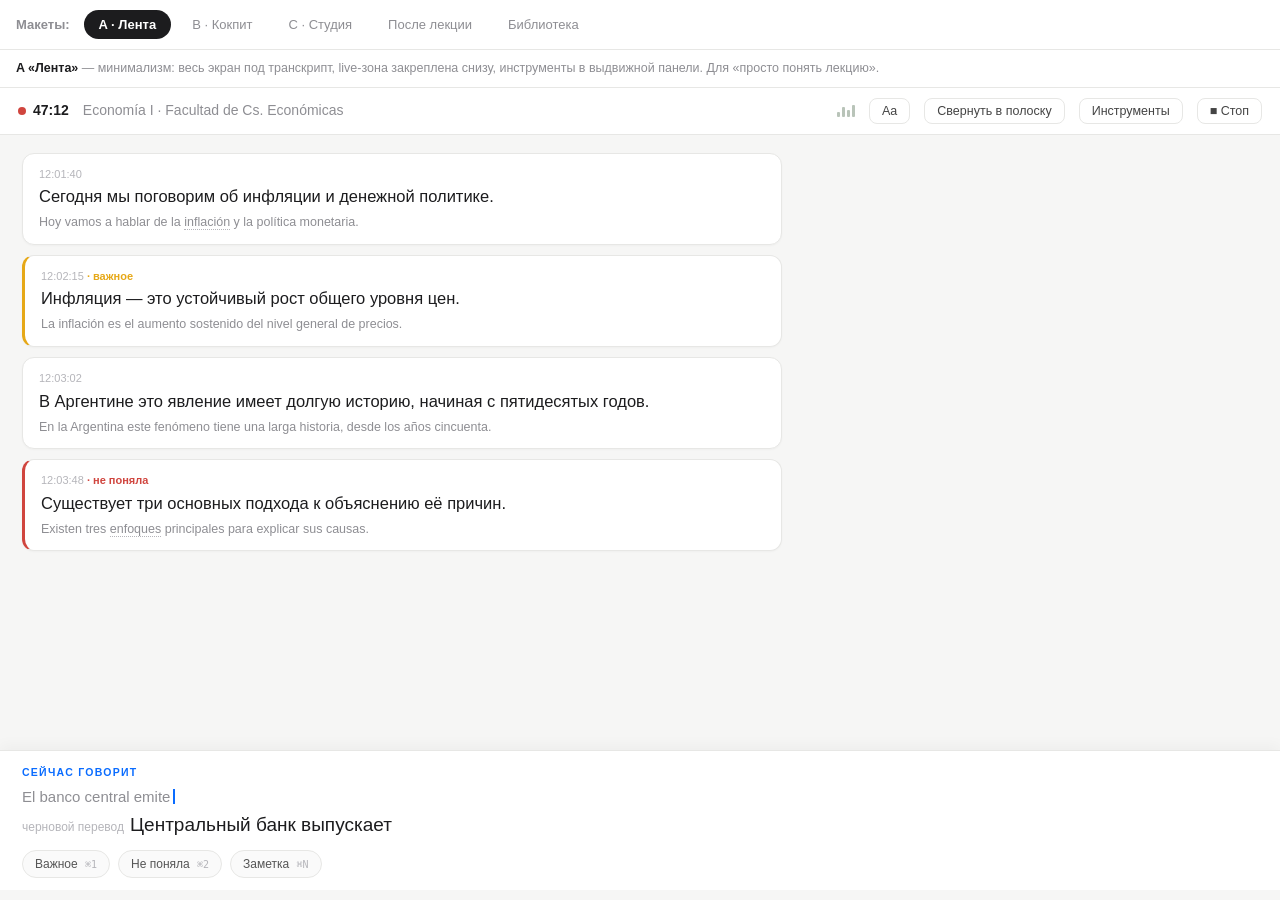
<file: design/mockups.html>
<!doctype html>
<html lang="ru"><head><meta charset="utf-8">
<meta name="viewport" content="width=device-width, initial-scale=1">
<title>Lecture Copilot — макеты интерфейса</title>
<style>
:root{
  --bg:#f6f6f5; --panel:#ffffff; --panel2:#fafafa; --line:#e7e7e5;
  --txt:#1c1c1e; --dim:#8e8e93; --dimmer:#b5b5ba;
  --acc:#0a6cff; --accsoft:#eef4ff;
  --star:#e6a817; --red:#d0453e; --es:#8e8e93;
}
*{box-sizing:border-box; margin:0}
body{background:var(--bg); color:var(--txt);
  font:14px/1.5 -apple-system,"SF Pro Text","Segoe UI",sans-serif;
  -webkit-font-smoothing:antialiased}
/* ── переключатель вариантов ─────────────────────────── */
.switcher{position:sticky; top:0; z-index:50; display:flex; gap:6px;
  padding:10px 16px; background:#ffffffee; backdrop-filter:blur(10px);
  border-bottom:1px solid var(--line); align-items:center; flex-wrap:wrap}
.switcher b{margin-right:8px; font-size:13px; color:var(--dim); font-weight:600}
.sw{padding:6px 14px; border-radius:18px; border:1px solid transparent;
  background:transparent; color:var(--dim); cursor:pointer; font-size:13px}
.sw:hover{color:var(--txt)}
.sw.on{background:var(--txt); color:#fff; font-weight:600}
.variant{display:none}
.variant.on{display:block}
.note{padding:9px 16px; color:var(--dim); font-size:12.5px; background:#fff;
  border-bottom:1px solid var(--line)}
.note b{color:var(--txt)}
/* ── общие блоки ─────────────────────────────────────── */
.frame{height:calc(100vh - 98px); display:flex; flex-direction:column;
  overflow:hidden; background:var(--bg)}
.hdr{display:flex; align-items:center; gap:14px; padding:10px 18px;
  background:var(--panel); border-bottom:1px solid var(--line); flex:none}
.rec{display:flex; align-items:center; gap:7px; font-variant-numeric:tabular-nums;
  font-weight:600; font-size:14px}
.dot{width:8px; height:8px; border-radius:50%; background:var(--red);
  animation:blink 1.6s infinite}
@keyframes blink{50%{opacity:.3}}
.course{color:var(--dim)}
.lvl{display:flex; gap:2px; align-items:flex-end; height:13px; margin-left:auto}
.lvl i{width:3px; background:#b9c4b9; border-radius:1px; animation:eq .7s infinite alternate}
.lvl i:nth-child(1){height:5px}.lvl i:nth-child(2){height:10px; animation-delay:.15s}
.lvl i:nth-child(3){height:7px; animation-delay:.3s}.lvl i:nth-child(4){height:12px; animation-delay:.1s}
@keyframes eq{to{transform:scaleY(.4)}}
.hbtn{border:1px solid var(--line); background:var(--panel); color:#444;
  border-radius:8px; padding:5px 12px; font-size:12.5px; cursor:pointer}
.hbtn:hover{background:var(--panel2)}
.feed{flex:1; overflow-y:auto; padding:18px 22px; scroll-behavior:smooth}
.card{margin:0 0 10px; padding:12px 16px; background:var(--panel);
  border:1px solid var(--line); border-radius:12px; max-width:760px;
  box-shadow:0 1px 2px rgba(0,0,0,.03)}
.card .t{font-size:11px; color:var(--dimmer); margin-bottom:3px;
  font-variant-numeric:tabular-nums}
.card .ru{font-size:16.5px; line-height:1.45}
.card .es{font-size:12.5px; color:var(--es); margin-top:4px}
.card.star{border-left:3px solid var(--star)}
.card.star .t::after{content:" · важное"; color:var(--star); font-weight:600}
.card.q{border-left:3px solid var(--red)}
.card.q .t::after{content:" · не поняла"; color:var(--red); font-weight:600}
.card.catchup{background:var(--accsoft); border-color:#d8e5fb}
.card.catchup .t{color:var(--acc); font-weight:600}
.card.catchup .ru{font-size:13.5px; color:#3a4a63}
.es-w{cursor:pointer; border-bottom:1px dotted var(--dimmer)}
.es-w:hover{color:var(--txt)}
/* live-зона */
.live{flex:none; border-top:1px solid var(--line); background:var(--panel);
  padding:14px 22px 12px; box-shadow:0 -4px 14px rgba(0,0,0,.04)}
.live .lbl{font-size:10.5px; letter-spacing:.12em; color:var(--acc); font-weight:700}
.p-es{font-size:15px; color:var(--dim); min-height:23px; margin-top:5px}
.p-es .caret{display:inline-block; width:2px; height:15px; background:var(--acc);
  vertical-align:-2px; margin-left:3px; animation:blink 1s infinite}
.p-ru{font-size:19px; min-height:29px; margin-top:2px; font-weight:500}
.p-ru .rough{color:var(--dimmer); font-weight:400; font-size:12px; margin-right:6px}
.chips{display:flex; gap:8px; margin-top:10px}
.chip{border:1px solid var(--line); background:var(--panel2); color:#555;
  padding:4px 12px; border-radius:15px; font-size:12px; cursor:pointer}
.chip:hover{border-color:var(--dimmer)}
.chip kbd{font-size:10px; color:var(--dimmer); margin-left:4px}
/* правые панели */
.side{display:flex; flex-direction:column; border-left:1px solid var(--line);
  background:var(--panel); overflow:hidden}
.side h3{font-size:11px; letter-spacing:.1em; color:var(--dim); padding:12px 14px 8px}
.notes{flex:1; margin:0 12px 12px; background:var(--panel2);
  border:1px solid var(--line); border-radius:10px; padding:12px;
  font-size:13.5px; color:#3a3a3c; overflow-y:auto; white-space:pre-wrap}
.tabs{display:flex; border-top:1px solid var(--line); flex:none; background:var(--panel)}
.tab{flex:1; text-align:center; padding:9px 0; font-size:12.5px; color:var(--dim);
  cursor:pointer; border-bottom:2px solid transparent}
.tab.on{color:var(--txt); border-bottom-color:var(--txt); font-weight:600}
.toolbody{padding:12px 14px; flex:none; background:var(--panel2); min-height:130px}
.inp{width:100%; background:var(--panel); border:1px solid var(--line); color:var(--txt);
  border-radius:9px; padding:8px 11px; font-size:13px; outline:none}
.inp:focus{border-color:var(--acc)}
.result{margin-top:9px; padding:9px 11px; background:var(--panel); border-radius:9px;
  font-size:13.5px; border:1px solid var(--line)}
.result .src{color:var(--dimmer); font-size:11.5px; margin-bottom:1px}
.langrow{display:flex; gap:6px; margin-bottom:9px; font-size:11.5px}
.langrow span{padding:3px 10px; border-radius:12px; background:var(--panel);
  border:1px solid var(--line); color:var(--dim); cursor:pointer}
.langrow span.on{color:var(--txt); border-color:var(--txt); font-weight:600}
/* рейл (вариант C) */
.rail{width:54px; flex:none; background:var(--panel); border-right:1px solid var(--line);
  display:flex; flex-direction:column; align-items:center; padding-top:12px; gap:5px}
.rail .ic{width:38px; height:38px; display:grid; place-items:center; font-size:16px;
  border-radius:10px; cursor:pointer; opacity:.45}
.rail .ic.on{background:var(--bg); opacity:1; outline:1px solid var(--line)}
.rail .sp{flex:1}
/* поповер словаря (декорация) */
.pop{position:absolute; background:#fff; border:1px solid var(--line);
  border-radius:11px; padding:10px 13px; font-size:12.5px; width:215px;
  box-shadow:0 10px 30px rgba(0,0,0,.12)}
.pop b{font-size:14px}
.pop .pos{color:var(--dim); font-size:11px}
.pop .save{margin-top:7px; display:inline-block; color:var(--acc); cursor:pointer;
  font-weight:600}
/* ── обзор после лекции ──────────────────────────────── */
.player{flex:none; display:flex; align-items:center; gap:14px; padding:12px 18px;
  background:var(--panel); border-bottom:1px solid var(--line)}
.play{width:34px; height:34px; border-radius:50%; background:var(--txt);
  color:#fff; display:grid; place-items:center; font-size:13px; cursor:pointer}
.track{flex:1; height:4px; background:var(--line); border-radius:3px; position:relative}
.track .done{position:absolute; left:0; top:0; bottom:0; width:38%;
  background:var(--txt); border-radius:3px}
.track .mark{position:absolute; top:-4px; width:3px; height:12px; border-radius:2px}
.karaoke .card.now{border-color:var(--acc); background:var(--accsoft)}
.summary{padding:6px 16px 12px; overflow-y:auto; font-size:13.5px}
.summary h4{font-size:11px; color:var(--dim); letter-spacing:.08em; margin:14px 0 6px}
.summary li{margin:4px 0 4px 16px; color:#3a3a3c}
.term{display:inline-block; background:var(--panel2); border:1px solid var(--line);
  border-radius:7px; padding:2px 9px; margin:2px; font-size:12.5px}
.term i{color:var(--dim); font-style:normal}
.exp{display:flex; gap:8px; padding:12px 14px; border-top:1px solid var(--line)}
.exp .hbtn{flex:1; text-align:center}
/* ── библиотека ──────────────────────────────────────── */
.lib{padding:24px; overflow-y:auto; height:100%}
.lib .search{max-width:420px; margin-bottom:20px; background:var(--panel)}
.courses{display:flex; gap:10px; margin-bottom:22px; flex-wrap:wrap}
.cbadge{padding:9px 16px; border-radius:12px; border:1px solid var(--line);
  background:var(--panel); cursor:pointer; box-shadow:0 1px 2px rgba(0,0,0,.03)}
.cbadge.on{border-color:var(--txt)}
.cbadge small{display:block; color:var(--dim); font-size:11px}
table{border-collapse:collapse; width:100%; max-width:880px; background:var(--panel);
  border:1px solid var(--line); border-radius:12px; overflow:hidden}
td,th{padding:11px 14px; text-align:left; border-bottom:1px solid var(--line);
  font-size:13.5px}
th{color:var(--dim); font-size:11px; letter-spacing:.06em; background:var(--panel2)}
td .sub{color:var(--dimmer); font-size:11.5px}
tr:last-child td{border-bottom:none}
tr:hover td{background:var(--panel2)}
.badge{font-size:11.5px; padding:2px 9px; border-radius:10px; background:var(--panel2);
  border:1px solid var(--line); color:var(--dim)}
.badge.ok{color:#2e7d4f; border-color:#cfe5d8; background:#f2faf5}
</style></head><body>

<div class="switcher"><b>Макеты:</b>
  <button class="sw on" data-v="a">A · Лента</button>
  <button class="sw" data-v="b">B · Кокпит</button>
  <button class="sw" data-v="c">C · Студия</button>
  <button class="sw" data-v="review">После лекции</button>
  <button class="sw" data-v="lib">Библиотека</button>
</div>

<!-- ══════════ ВАРИАНТ A · ЛЕНТА ══════════ -->
<section class="variant on" id="v-a">
<div class="note"><b>A «Лента»</b> — минимализм: весь экран под транскрипт, live-зона закреплена снизу, инструменты в выдвижной панели. Для «просто понять лекцию».</div>
<div class="frame">
  <div class="hdr">
    <span class="rec"><span class="dot"></span> 47:12</span>
    <span class="course">Economía I · Facultad de Cs. Económicas</span>
    <div class="lvl"><i></i><i></i><i></i><i></i></div>
    <button class="hbtn">Aa</button><button class="hbtn">Свернуть в полоску</button>
    <button class="hbtn">Инструменты</button><button class="hbtn">■ Стоп</button>
  </div>
  <div class="feed">
    <div class="card"><div class="t">12:01:40</div>
      <div class="ru">Сегодня мы поговорим об инфляции и денежной политике.</div>
      <div class="es">Hoy vamos a hablar de la <span class="es-w">inflación</span> y la política monetaria.</div></div>
    <div class="card star"><div class="t">12:02:15</div>
      <div class="ru">Инфляция — это устойчивый рост общего уровня цен.</div>
      <div class="es">La inflación es el aumento sostenido del nivel general de precios.</div></div>
    <div class="card"><div class="t">12:03:02</div>
      <div class="ru">В Аргентине это явление имеет долгую историю, начиная с пятидесятых годов.</div>
      <div class="es">En la Argentina este fenómeno tiene una larga historia, desde los años cincuenta.</div></div>
    <div class="card q"><div class="t">12:03:48</div>
      <div class="ru">Существует три основных подхода к объяснению её причин.</div>
      <div class="es">Existen tres <span class="es-w">enfoques</span> principales para explicar sus causas.</div></div>
  </div>
  <div class="live">
    <div class="lbl">СЕЙЧАС ГОВОРИТ</div>
    <div class="p-es"><span class="w"></span><span class="caret"></span></div>
    <div class="p-ru"><span class="rough">черновой перевод</span><span class="w"></span></div>
    <div class="chips">
      <span class="chip">Важное <kbd>⌘1</kbd></span>
      <span class="chip">Не поняла <kbd>⌘2</kbd></span>
      <span class="chip">Заметка <kbd>⌘N</kbd></span>
    </div>
  </div>
</div>
</section>

<!-- ══════════ ВАРИАНТ B · КОКПИТ ══════════ -->
<section class="variant" id="v-b">
<div class="note"><b>B «Кокпит»</b> — заметки всегда на экране, ⌘L кидает последнюю фразу в конспект цитатой. Внизу справа — переводчик, словарь и чат табами. Для активного конспектирования.</div>
<div class="frame" style="flex-direction:row">
  <div style="flex:1.55; display:flex; flex-direction:column; min-width:0">
    <div class="hdr">
      <span class="rec"><span class="dot"></span> 47:12</span>
      <span class="course">Economía I</span>
      <div class="lvl"><i></i><i></i><i></i><i></i></div>
      <button class="hbtn">■ Стоп</button>
    </div>
    <div class="feed">
      <div class="card"><div class="t">12:02:15</div>
        <div class="ru">Инфляция — это устойчивый рост общего уровня цен.</div>
        <div class="es">La inflación es el aumento sostenido del nivel general de precios.</div></div>
      <div class="card star"><div class="t">12:03:48</div>
        <div class="ru">Существует три основных подхода к объяснению её причин.</div>
        <div class="es">Existen tres <span class="es-w">enfoques</span> principales para explicar sus causas.</div></div>
      <div style="position:relative">
        <div class="pop" style="left:120px; top:-8px">
          <b>enfoque</b> <span class="pos">сущ., м.р.</span><br>
          подход, точка зрения<br>
          <span style="color:var(--dim); font-size:11.5px">→ «tres enfoques principales»</span><br>
          <span class="save">+ В словарь</span>
        </div>
      </div>
    </div>
    <div class="live">
      <div class="lbl">СЕЙЧАС ГОВОРИТ</div>
      <div class="p-es"><span class="w"></span><span class="caret"></span></div>
      <div class="p-ru"><span class="rough">черновой перевод</span><span class="w"></span></div>
      <div class="chips">
        <span class="chip">Важное <kbd>⌘1</kbd></span><span class="chip">Не поняла <kbd>⌘2</kbd></span>
        <span class="chip">В заметки <kbd>⌘L</kbd></span>
      </div>
    </div>
  </div>
  <div class="side" style="flex:1">
    <h3>МОИ ЗАМЕТКИ</h3>
    <div class="notes"># Инфляция — лекция 4

- инфляция = устойчивый рост цен (не разовый!)
- в Аргентине — с 1950-х
- 3 подхода к причинам ← важное
  > «Existen tres enfoques principales…» · 12:03

- спросить про монетаризм на семинаре</div>
    <div class="tabs">
      <div class="tab on">Перевод</div><div class="tab">Словарь</div><div class="tab">Чат ИИ</div>
    </div>
    <div class="toolbody">
      <div class="langrow"><span class="on">ru → es</span><span>es → ru</span><span>en → es</span></div>
      <input class="inp" value="можно повторить, пожалуйста?">
      <div class="result">¿Puede repetir, por favor?
        <div class="src">скопировано ⌘C</div></div>
    </div>
  </div>
</div>
</section>

<!-- ══════════ ВАРИАНТ C · СТУДИЯ ══════════ -->
<section class="variant" id="v-c">
<div class="note"><b>C «Студия»</b> — навигация слева (Лекция / Библиотека / Словарь / Конспекты), в ленте — catch-up-сводки от ИИ каждые 10 минут, справа переключаемые панели. Оболочка на всё приложение.</div>
<div class="frame" style="flex-direction:row">
  <div class="rail">
    <div class="ic on" title="Лекция">🎙</div>
    <div class="ic" title="Библиотека">📚</div>
    <div class="ic" title="Словарь">📖</div>
    <div class="ic" title="Конспекты">📝</div>
    <div class="sp"></div><div class="ic" title="Настройки">⚙️</div>
  </div>
  <div style="flex:1.6; display:flex; flex-direction:column; min-width:0">
    <div class="hdr">
      <span class="rec"><span class="dot"></span> 47:12</span>
      <span class="course">Economía I · лекция 4</span>
      <div class="lvl"><i></i><i></i><i></i><i></i></div>
      <button class="hbtn">Свернуть в полоску</button><button class="hbtn">■ Стоп</button>
    </div>
    <div class="feed">
      <div class="card"><div class="t">12:02:15</div>
        <div class="ru">Инфляция — это устойчивый рост общего уровня цен.</div>
        <div class="es">La inflación es el aumento sostenido del nivel general de precios.</div></div>
      <div class="card catchup"><div class="t">СВОДКА · последние 10 минут</div>
        <div class="ru">Лектор ввёл определение инфляции, отличил её от разового скачка цен и начал разбор трёх подходов к причинам: монетаристского, структуралистского и инерционного. Дальше обещал примеры из истории Аргентины.</div></div>
      <div class="card star"><div class="t">12:03:48</div>
        <div class="ru">Существует три основных подхода к объяснению её причин.</div>
        <div class="es">Existen tres enfoques principales para explicar sus causas.</div></div>
    </div>
    <div class="live">
      <div class="lbl">СЕЙЧАС ГОВОРИТ</div>
      <div class="p-es"><span class="w"></span><span class="caret"></span></div>
      <div class="p-ru"><span class="rough">черновой перевод</span><span class="w"></span></div>
      <div class="chips">
        <span class="chip">Важное <kbd>⌘1</kbd></span><span class="chip">Не поняла <kbd>⌘2</kbd></span>
        <span class="chip">Заметка <kbd>⌘N</kbd></span><span class="chip">Цитата <kbd>⌘L</kbd></span>
      </div>
    </div>
  </div>
  <div class="side" style="flex:1">
    <div class="tabs" style="border-top:none; border-bottom:1px solid var(--line)">
      <div class="tab">Заметки</div><div class="tab">Перевод</div>
      <div class="tab">Словарь</div><div class="tab on">Чат ИИ</div>
    </div>
    <div style="flex:1; overflow-y:auto; padding:14px; font-size:13.5px">
      <div style="color:var(--dimmer); font-size:11.5px; margin-bottom:10px">
        локальный ИИ · видит транскрипт лекции</div>
      <div class="result" style="margin-bottom:8px"><div class="src">Катя</div>
        объясни простыми словами, что такое структуралистский подход, про который он говорит</div>
      <div class="result"><div class="src">ИИ</div>
        Структуралисты считают, что инфляция в таких странах, как Аргентина, растёт не из-за «печатания денег», а из-за узких мест в экономике: слабое сельское хозяйство, зависимость от импорта… Лектор в 12:03 назвал это вторым из трёх подходов.</div>
    </div>
    <div class="toolbody" style="border-top:1px solid var(--line)">
      <input class="inp" placeholder="Спросить про лекцию…">
    </div>
  </div>
</div>
</section>

<!-- ══════════ ПОСЛЕ ЛЕКЦИИ ══════════ -->
<section class="variant" id="v-review">
<div class="note"><b>Экран «После лекции»</b> (общий для всех вариантов) — плеер: клик по фразе перематывает аудио, текущая подсвечивается; справа авто-конспект от ИИ и экспорт. Метки видны на таймлайне.</div>
<div class="frame" style="flex-direction:row">
  <div style="flex:1.5; display:flex; flex-direction:column; min-width:0">
    <div class="player">
      <div class="play">▶</div>
      <span style="font-variant-numeric:tabular-nums; color:var(--dim)">0:47:12&nbsp;/&nbsp;1:32:04</span>
      <div class="track"><div class="done"></div>
        <div class="mark" style="left:23%; background:var(--star)"></div>
        <div class="mark" style="left:31%; background:var(--red)"></div>
        <div class="mark" style="left:64%; background:var(--star)"></div></div>
      <button class="hbtn">1×</button>
    </div>
    <div class="feed karaoke">
      <div class="card"><div class="t">12:02:15</div>
        <div class="ru">Инфляция — это устойчивый рост общего уровня цен.</div>
        <div class="es">La inflación es el aumento sostenido del nivel general de precios.</div></div>
      <div class="card now"><div class="t">12:03:48 · играет</div>
        <div class="ru">Существует три основных подхода к объяснению её причин.</div>
        <div class="es">Existen tres enfoques principales para explicar sus causas.</div></div>
      <div class="card"><div class="t">12:04:31</div>
        <div class="ru">Начнём с монетаристского объяснения.</div>
        <div class="es">Empecemos por la explicación monetarista.</div></div>
    </div>
  </div>
  <div class="side" style="flex:1">
    <h3>АВТО-КОНСПЕКТ · редактируемый</h3>
    <div class="summary">
      <h4>КОРОТКО</h4>
      <li>Инфляция = устойчивый рост цен; в Аргентине — с 1950-х</li>
      <li>Три подхода: монетаристский, структуралистский, инерционный</li>
      <li>Домашнее: глава 7, задачи 1–4 к семинару</li>
      <h4>ТЕРМИНЫ (8)</h4>
      <span class="term">inflación <i>· инфляция</i></span>
      <span class="term">enfoque <i>· подход</i></span>
      <span class="term">nivel de precios <i>· уровень цен</i></span>
      <h4>РАЗОБРАТЬ (2 метки)</h4>
      <li>12:03 — «не поняла»: что сказал про подходы → объяснение ИИ готово</li>
      <h4>ВОЗМОЖНЫЕ ВОПРОСЫ К ЭКЗАМЕНУ</h4>
      <li>Чем инфляция отличается от разового роста цен?</li>
    </div>
    <div class="exp">
      <button class="hbtn">Markdown</button><button class="hbtn">PDF</button>
      <button class="hbtn">Obsidian</button><button class="hbtn">Anki</button>
    </div>
  </div>
</div>
</section>

<!-- ══════════ БИБЛИОТЕКА ══════════ -->
<section class="variant" id="v-lib">
<div class="note"><b>Библиотека</b> — все лекции по предметам, поиск по всем транскриптам сразу, статус конспекта.</div>
<div class="frame"><div class="lib">
  <input class="inp search" placeholder="Поиск по всем лекциям… (например: инфляция)">
  <div class="courses">
    <div class="cbadge on">Economía I<small>8 лекций · 12 ч 40 м</small></div>
    <div class="cbadge">Historia Argentina<small>6 лекций · 9 ч 05 м</small></div>
    <div class="cbadge">Matemática<small>7 лекций · 10 ч 30 м</small></div>
    <div class="cbadge" style="border-style:dashed">+ предмет</div>
  </div>
  <table>
    <tr><th>ЛЕКЦИЯ</th><th>ДАТА</th><th>ДЛИТ.</th><th>МЕТКИ</th><th>КОНСПЕКТ</th></tr>
    <tr><td>Лекция 4 · Инфляция и денежная политика<div class="sub">247 фраз · 14 заметок · 8 слов</div></td>
      <td>сегодня</td><td>1:32</td><td class="sub">важное 3 · вопросы 2</td><td><span class="badge ok">готов</span></td></tr>
    <tr><td>Лекция 3 · Спрос, предложение, эластичность<div class="sub">301 фраза · 22 заметки · 15 слов</div></td>
      <td>7 авг</td><td>1:28</td><td class="sub">важное 5</td><td><span class="badge ok">готов</span></td></tr>
    <tr><td>Лекция 2 · Введение в микроэкономику<div class="sub">280 фраз · 9 заметок</div></td>
      <td>3 авг</td><td>1:30</td><td class="sub">вопросы 1</td><td><span class="badge">создать</span></td></tr>
  </table>
</div></div>
</section>

<script>
/* переключение вариантов */
document.querySelectorAll('.sw').forEach(b => b.onclick = () => {
  document.querySelectorAll('.sw').forEach(x => x.classList.remove('on'));
  document.querySelectorAll('.variant').forEach(x => x.classList.remove('on'));
  b.classList.add('on');
  document.getElementById('v-' + b.dataset.v).classList.add('on');
});

/* анимация живого распознавания по словам */
const phrases = [
  {es:"El banco central emite dinero para financiar el déficit fiscal",
   ru:"Центральный банк выпускает деньги, чтобы финансировать бюджетный дефицит"},
  {es:"y eso genera presión sobre los precios",
   ru:"и это создаёт давление на цены"},
  {es:"Vamos a ver un ejemplo con datos del año pasado",
   ru:"Давайте посмотрим пример на данных прошлого года"},
];
let pi = 0, wi = 0;
function tick(){
  const p = phrases[pi], esW = p.es.split(' '), ruW = p.ru.split(' ');
  wi++;
  const esTxt = esW.slice(0, wi).join(' ');
  const ruTxt = ruW.slice(0, Math.round(wi / esW.length * ruW.length)).join(' ');
  document.querySelectorAll('.p-es .w').forEach(e => e.textContent = esTxt);
  document.querySelectorAll('.p-ru .w').forEach(e => e.textContent = ruTxt);
  if (wi >= esW.length){
    setTimeout(() => {
      document.querySelectorAll('.variant.on .feed').forEach(f => {
        if (f.closest('#v-review') || f.closest('#v-lib')) return;
        const c = document.createElement('div');
        c.className = 'card';
        c.innerHTML = `<div class="t">12:0${4+pi}:1${pi}</div>
          <div class="ru">${p.ru}.</div><div class="es">${p.es}.</div>`;
        f.appendChild(c);
        f.scrollTop = f.scrollHeight;
      });
      document.querySelectorAll('.p-es .w, .p-ru .w').forEach(e => e.textContent = '');
      pi = (pi + 1) % phrases.length; wi = 0;
    }, 900);
    setTimeout(tick, 2600);
  } else setTimeout(tick, 210 + Math.random()*160);
}
tick();
</script>
</body></html>
</file>
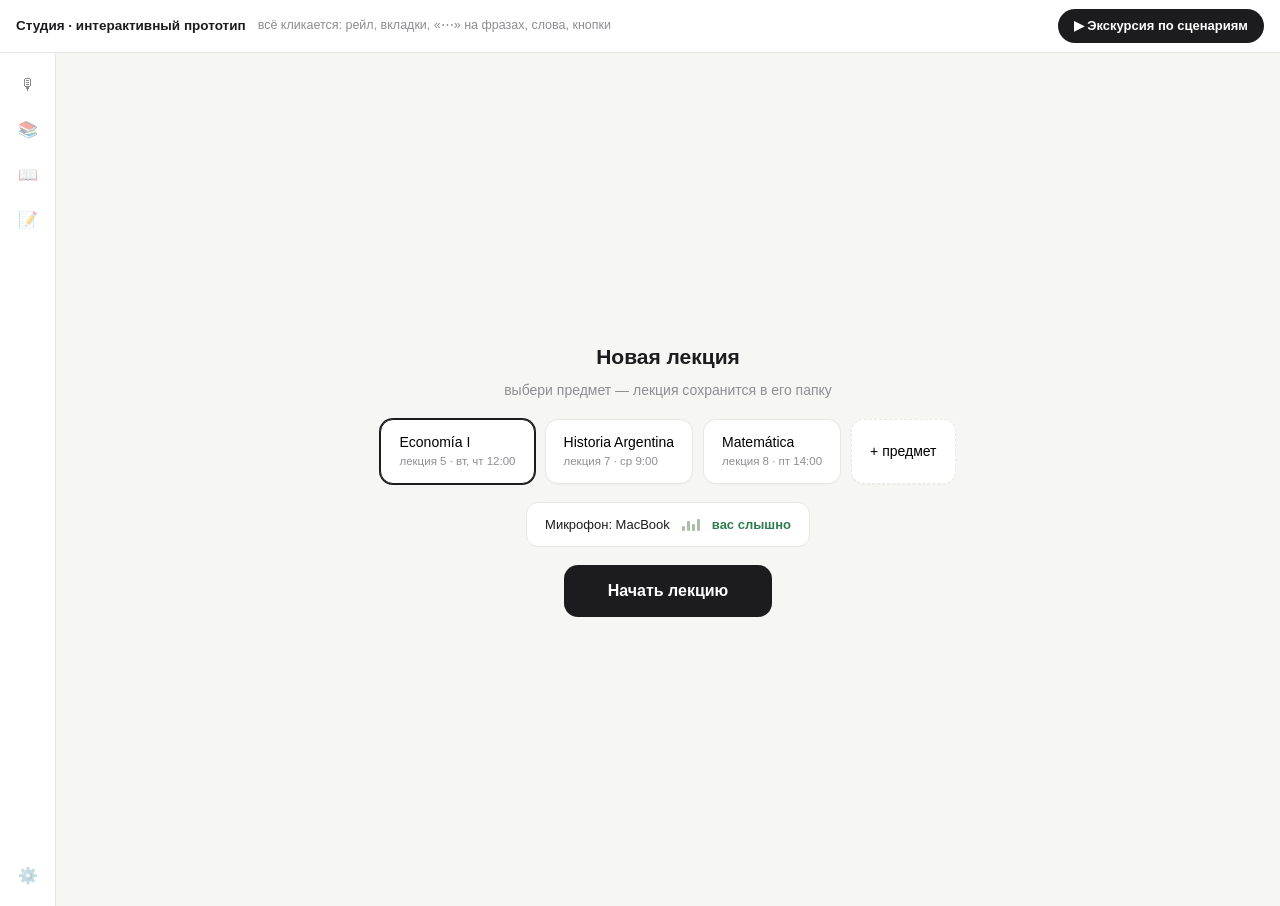
<file: design/studio-flow.html>
<!doctype html>
<html lang="ru"><head><meta charset="utf-8">
<meta name="viewport" content="width=device-width, initial-scale=1">
<title>Студия — интерактивный прототип</title>
<style>
:root{
  --bg:#f6f6f5; --panel:#fff; --panel2:#fafafa; --line:#e7e7e5;
  --txt:#1c1c1e; --dim:#8e8e93; --dimmer:#b5b5ba;
  --acc:#0a6cff; --accsoft:#eef4ff; --star:#e6a817; --red:#d0453e;
}
*{box-sizing:border-box; margin:0}
body{background:var(--bg); color:var(--txt); overflow:hidden;
  font:14px/1.5 -apple-system,"SF Pro Text","Segoe UI",sans-serif;
  -webkit-font-smoothing:antialiased}
button{font:inherit}
/* ── верхняя панель прототипа ── */
.top{display:flex; align-items:center; gap:12px; padding:9px 16px;
  background:#fff; border-bottom:1px solid var(--line)}
.top b{font-size:13.5px}
.top span{color:var(--dim); font-size:12.5px}
.tourbtn{margin-left:auto; background:var(--txt); color:#fff; border:none;
  border-radius:18px; padding:7px 16px; font-size:13px; cursor:pointer; font-weight:600}
/* ── каркас ── */
.app{display:flex; height:calc(100vh - 47px)}
.rail{width:56px; flex:none; background:#fff; border-right:1px solid var(--line);
  display:flex; flex-direction:column; align-items:center; padding-top:12px; gap:5px}
.ic{width:40px; height:40px; display:grid; place-items:center; font-size:16px;
  border-radius:10px; cursor:pointer; opacity:.45; border:none; background:none}
.ic.on{background:var(--bg); opacity:1; outline:1px solid var(--line)}
.ic .lbl{display:none}
.stage{flex:1; min-width:0; position:relative}
.scr{display:none; height:100%}
.scr.on{display:flex}
/* ── общие ── */
.hdr{display:flex; align-items:center; gap:12px; padding:10px 18px;
  background:var(--panel); border-bottom:1px solid var(--line); flex:none}
.rec{display:flex; align-items:center; gap:7px; font-weight:600;
  font-variant-numeric:tabular-nums}
.dot{width:8px; height:8px; border-radius:50%; background:var(--red);
  animation:blink 1.6s infinite}
@keyframes blink{50%{opacity:.3}}
.course{color:var(--dim)}
.lvl{display:flex; gap:2px; align-items:flex-end; height:13px}
.lvl i{width:3px; background:#a9bfa9; border-radius:1px; animation:eq .7s infinite alternate}
.lvl i:nth-child(1){height:5px}.lvl i:nth-child(2){height:10px; animation-delay:.15s}
.lvl i:nth-child(3){height:7px; animation-delay:.3s}.lvl i:nth-child(4){height:12px; animation-delay:.1s}
@keyframes eq{to{transform:scaleY(.4)}}
.hbtn{border:1px solid var(--line); background:#fff; color:#444;
  border-radius:8px; padding:5px 12px; font-size:12.5px; cursor:pointer}
.hbtn:hover{background:var(--panel2)}
.hbtn.primary{background:var(--txt); color:#fff; border-color:var(--txt); font-weight:600}
.feed{flex:1; overflow-y:auto; padding:18px 22px; scroll-behavior:smooth}
.card{margin:0 0 10px; padding:12px 44px 12px 16px; background:#fff; position:relative;
  border:1px solid var(--line); border-radius:12px; max-width:740px;
  box-shadow:0 1px 2px rgba(0,0,0,.03)}
.card .t{font-size:11px; color:var(--dimmer); margin-bottom:3px;
  font-variant-numeric:tabular-nums}
.card .ru{font-size:16.5px; line-height:1.45}
.card .es{font-size:12.5px; color:var(--dim); margin-top:4px}
.card.star{border-left:3px solid var(--star)}
.card.star .t::after{content:" · важное"; color:var(--star); font-weight:600}
.card.q{border-left:3px solid var(--red)}
.card.q .t::after{content:" · не поняла"; color:var(--red); font-weight:600}
.card.catchup{background:var(--accsoft); border-color:#d8e5fb}
.card.catchup .t{color:var(--acc); font-weight:600}
.card.catchup .ru{font-size:13.5px; color:#3a4a63}
.dots{position:absolute; top:8px; right:8px; width:28px; height:28px; border:none;
  background:none; border-radius:8px; color:var(--dimmer); font-size:16px;
  cursor:pointer; opacity:0; transition:.15s}
.card:hover .dots{opacity:1}
.dots:hover{background:var(--panel2); color:var(--txt)}
.es-w{cursor:pointer; border-bottom:1px dotted var(--dimmer)}
.es-w:hover{color:var(--acc)}
.live{flex:none; border-top:1px solid var(--line); background:#fff;
  padding:14px 22px 16px; box-shadow:0 -4px 14px rgba(0,0,0,.04)}
.live .lb{font-size:10.5px; letter-spacing:.12em; color:var(--acc); font-weight:700}
.p-es{font-size:15px; color:var(--dim); min-height:23px; margin-top:5px}
.caret{display:inline-block; width:2px; height:15px; background:var(--acc);
  vertical-align:-2px; margin-left:3px; animation:blink 1s infinite}
.p-ru{font-size:19px; min-height:29px; margin-top:2px; font-weight:500}
.p-ru .rough{color:var(--dimmer); font-weight:400; font-size:12px; margin-right:6px}
/* правая панель */
.side{width:340px; flex:none; display:flex; flex-direction:column;
  border-left:1px solid var(--line); background:#fff}
.tabs{display:flex; flex:none; border-bottom:1px solid var(--line)}
.tab{flex:1; text-align:center; padding:10px 0; font-size:12.5px; color:var(--dim);
  cursor:pointer; border:none; background:none; border-bottom:2px solid transparent}
.tab.on{color:var(--txt); border-bottom-color:var(--txt); font-weight:600}
.panel{display:none; flex:1; flex-direction:column; overflow:hidden}
.panel.on{display:flex}
.notes{flex:1; margin:12px; background:var(--panel2); border:1px solid var(--line);
  border-radius:10px; padding:12px; font-size:13.5px; color:#3a3a3c;
  overflow-y:auto; white-space:pre-wrap; outline:none}
.phint{padding:0 14px 10px; color:var(--dimmer); font-size:11.5px}
.inp{width:100%; background:#fff; border:1px solid var(--line); color:var(--txt);
  border-radius:9px; padding:8px 11px; font-size:13px; outline:none}
.inp:focus{border-color:var(--acc)}
.result{margin-top:9px; padding:9px 11px; background:#fff; border-radius:9px;
  font-size:13.5px; border:1px solid var(--line)}
.result .src{color:var(--dimmer); font-size:11.5px}
.langrow{display:flex; gap:6px; margin-bottom:9px; font-size:11.5px}
.langrow button{padding:3px 10px; border-radius:12px; background:#fff;
  border:1px solid var(--line); color:var(--dim); cursor:pointer}
.langrow button.on{color:var(--txt); border-color:var(--txt); font-weight:600}
.pad{padding:12px 14px; overflow-y:auto}
.wrow{display:flex; align-items:center; gap:8px; padding:8px 10px; border:1px solid var(--line);
  border-radius:9px; margin-bottom:7px; background:#fff; font-size:13px}
.wrow b{font-size:13.5px}
.wrow .tr{color:var(--dim); flex:1}
.wrow .n{font-size:11px; color:var(--dimmer)}
.msg{margin-bottom:8px; padding:9px 11px; border-radius:10px; font-size:13.5px;
  border:1px solid var(--line); background:#fff}
.msg.me{background:var(--accsoft); border-color:#d8e5fb}
.msg .who{font-size:11px; color:var(--dimmer); margin-bottom:1px}
.quick{display:flex; gap:6px; flex-wrap:wrap; padding:0 14px 8px}
.quick button{border:1px solid var(--line); background:var(--panel2); color:#555;
  border-radius:14px; padding:4px 11px; font-size:11.5px; cursor:pointer}
.chatin{padding:10px 14px; border-top:1px solid var(--line)}
/* стартовый экран */
.center{flex:1; display:flex; flex-direction:column; align-items:center;
  justify-content:center; gap:18px}
.center h2{font-size:21px; font-weight:700}
.center .sub{color:var(--dim); margin-top:-10px}
.courses{display:flex; gap:10px; flex-wrap:wrap; justify-content:center}
.cb{padding:12px 18px; border-radius:13px; border:1px solid var(--line);
  background:#fff; cursor:pointer; text-align:left; font-size:14px;
  box-shadow:0 1px 2px rgba(0,0,0,.03)}
.cb small{display:block; color:var(--dim); font-size:11.5px}
.cb.on{border-color:var(--txt); box-shadow:0 0 0 1px var(--txt)}
.micbox{display:flex; align-items:center; gap:12px; background:#fff;
  border:1px solid var(--line); border-radius:12px; padding:12px 18px; font-size:13px}
.micbox .ok{color:#2e7d4f; font-weight:600}
.bigstart{background:var(--txt); color:#fff; border:none; border-radius:14px;
  padding:14px 44px; font-size:16px; font-weight:700; cursor:pointer}
/* итог */
.stats{display:flex; gap:12px; flex-wrap:wrap; justify-content:center}
.st{background:#fff; border:1px solid var(--line); border-radius:12px;
  padding:14px 22px; text-align:center; min-width:110px}
.st b{font-size:21px; display:block}
.st span{color:var(--dim); font-size:12px}
/* плеер */
.player{flex:none; display:flex; align-items:center; gap:14px; padding:12px 18px;
  background:#fff; border-bottom:1px solid var(--line)}
.play{width:34px; height:34px; border-radius:50%; background:var(--txt); border:none;
  color:#fff; display:grid; place-items:center; font-size:13px; cursor:pointer}
.track{flex:1; height:4px; background:var(--line); border-radius:3px; position:relative}
.track .done{position:absolute; inset:0 62% 0 0; background:var(--txt); border-radius:3px}
.mark{position:absolute; top:-4px; width:3px; height:12px; border-radius:2px}
.card.now{border-color:var(--acc); background:var(--accsoft)}
.summary{padding:6px 16px 12px; overflow-y:auto; font-size:13.5px; flex:1}
.summary h4{font-size:11px; color:var(--dim); letter-spacing:.08em; margin:14px 0 6px}
.summary li{margin:4px 0 4px 16px; color:#3a3a3c}
.term{display:inline-block; background:var(--panel2); border:1px solid var(--line);
  border-radius:7px; padding:2px 9px; margin:2px; font-size:12.5px}
.term i{color:var(--dim); font-style:normal}
.exp{display:flex; gap:8px; padding:12px 14px; border-top:1px solid var(--line)}
.exp .hbtn{flex:1; text-align:center}
/* таблицы */
.lib{padding:24px; overflow-y:auto; flex:1}
table{border-collapse:collapse; width:100%; max-width:880px; background:#fff;
  border:1px solid var(--line); border-radius:12px; overflow:hidden}
td,th{padding:11px 14px; text-align:left; border-bottom:1px solid var(--line);
  font-size:13.5px}
th{color:var(--dim); font-size:11px; letter-spacing:.06em; background:var(--panel2)}
td .sub{color:var(--dimmer); font-size:11.5px}
tr:last-child td{border-bottom:none}
tr.click{cursor:pointer}
tr.click:hover td{background:var(--panel2)}
.badge{font-size:11.5px; padding:2px 9px; border-radius:10px; background:var(--panel2);
  border:1px solid var(--line); color:var(--dim)}
.badge.ok{color:#2e7d4f; border-color:#cfe5d8; background:#f2faf5}
/* настройки */
.setrow{display:flex; align-items:center; gap:14px; background:#fff; max-width:560px;
  border:1px solid var(--line); border-radius:12px; padding:13px 16px; margin-bottom:10px}
.setrow b{font-size:13.5px; flex:1}
.setrow small{display:block; color:var(--dim); font-weight:400}
select{font:inherit; border:1px solid var(--line); border-radius:8px; padding:5px 9px;
  background:#fff; color:var(--txt)}
/* меню карточки */
.menu{position:fixed; z-index:80; background:#fff; border:1px solid var(--line);
  border-radius:12px; box-shadow:0 12px 34px rgba(0,0,0,.14); padding:5px;
  width:250px; display:none}
.menu.on{display:block}
.mi{display:flex; gap:9px; align-items:baseline; width:100%; border:none;
  background:none; text-align:left; padding:8px 10px; border-radius:8px;
  cursor:pointer; font-size:13px}
.mi:hover{background:var(--panel2)}
.mi small{display:block; color:var(--dimmer); font-size:11px}
.mi .k{margin-left:auto; color:var(--dimmer); font-size:11px}
/* поповер слова */
.pop{position:fixed; z-index:80; background:#fff; border:1px solid var(--line);
  border-radius:11px; padding:10px 13px; font-size:12.5px; width:215px; display:none;
  box-shadow:0 10px 30px rgba(0,0,0,.12)}
.pop.on{display:block}
.pop b{font-size:14px}
.pop .pos{color:var(--dim); font-size:11px}
.pop .save{margin-top:7px; display:inline-block; color:var(--acc); cursor:pointer;
  font-weight:600; background:none; border:none; padding:0; font-size:12.5px}
/* большая фраза */
.bigph{position:fixed; inset:0; z-index:90; background:#fff; display:none;
  align-items:center; justify-content:center; flex-direction:column; gap:14px;
  cursor:pointer; text-align:center; padding:40px}
.bigph.on{display:flex}
.bigph div{font-size:44px; font-weight:700; max-width:900px}
.bigph small{color:var(--dim)}
/* тур */
.hl{position:relative; z-index:70 !important;
  box-shadow:0 0 0 3px var(--acc), 0 0 0 8px rgba(10,108,255,.18) !important;
  border-radius:12px}
.shade{position:fixed; inset:0; background:rgba(20,20,22,.28); z-index:60; display:none}
.shade.on{display:block}
.tourbox{position:fixed; z-index:85; left:50%; transform:translateX(-50%);
  bottom:22px; width:520px; max-width:92vw; background:#fff; border-radius:14px;
  border:1px solid var(--line); box-shadow:0 16px 44px rgba(0,0,0,.22);
  padding:14px 16px; display:none}
.tourbox.on{display:block}
.tourbox .step{font-size:11px; color:var(--dimmer); font-weight:600}
.tourbox .tt{font-size:14px; margin:5px 0 10px; line-height:1.5}
.tourbox .row{display:flex; gap:8px; align-items:center}
.tourbox .row .sp{flex:1}
</style></head><body>

<div class="top"><b>Студия · интерактивный прототип</b>
  <span>всё кликается: рейл, вкладки, «⋯» на фразах, слова, кнопки</span>
  <button class="tourbtn" id="btn-tour">▶ Экскурсия по сценариям</button>
</div>

<div class="app">
  <div class="rail" id="rail">
    <button class="ic" data-s="start" title="Лекция">🎙</button>
    <button class="ic" data-s="lib" title="Библиотека">📚</button>
    <button class="ic" data-s="vocab" title="Словарь">📖</button>
    <button class="ic" data-s="consp" title="Конспекты">📝</button>
    <div style="flex:1"></div>
    <button class="ic" data-s="set" title="Настройки" style="margin-bottom:10px">⚙️</button>
  </div>

  <div class="stage">

    <!-- ── СТАРТ ── -->
    <section class="scr on" id="scr-start"><div class="center">
      <h2>Новая лекция</h2>
      <div class="sub">выбери предмет — лекция сохранится в его папку</div>
      <div class="courses" id="course-pick">
        <button class="cb on">Economía I<small>лекция 5 · вт, чт 12:00</small></button>
        <button class="cb">Historia Argentina<small>лекция 7 · ср 9:00</small></button>
        <button class="cb">Matemática<small>лекция 8 · пт 14:00</small></button>
        <button class="cb" style="border-style:dashed">+ предмет</button>
      </div>
      <div class="micbox" id="micbar">Микрофон: MacBook
        <div class="lvl"><i></i><i></i><i></i><i></i></div>
        <span class="ok">вас слышно</span></div>
      <button class="bigstart" id="btn-start">Начать лекцию</button>
    </div></section>

    <!-- ── LIVE ── -->
    <section class="scr" id="scr-live">
      <div style="flex:1; display:flex; flex-direction:column; min-width:0">
        <div class="hdr">
          <span class="rec"><span class="dot"></span> <span id="timer">47:12</span></span>
          <span class="course">Economía I · лекция 5</span>
          <div class="lvl" style="margin-left:auto"><i></i><i></i><i></i><i></i></div>
          <button class="hbtn" id="btn-strip">Свернуть в полоску</button>
          <button class="hbtn" id="btn-stop">■ Стоп</button>
        </div>
        <div class="feed" id="feed-live">
          <div class="card"><div class="t">12:01:40</div>
            <div class="ru">Сегодня мы поговорим об инфляции и денежной политике.</div>
            <div class="es">Hoy vamos a hablar de la <span class="es-w">inflación</span> y la política monetaria.</div>
            <button class="dots">⋯</button></div>
          <div class="card catchup"><div class="t">СВОДКА · последние 10 минут · ИИ</div>
            <div class="ru">Лектор ввёл определение инфляции, отличил её от разового скачка цен и начал разбор трёх подходов: монетаристского, структуралистского и инерционного.</div></div>
          <div class="card" id="card-demo"><div class="t">12:03:48</div>
            <div class="ru">Существует три основных подхода к объяснению её причин.</div>
            <div class="es">Existen tres <span class="es-w" id="word-demo">enfoques</span> principales para explicar sus causas.</div>
            <button class="dots" id="dots-demo">⋯</button></div>
        </div>
        <div class="live" id="live-zone">
          <div class="lb">СЕЙЧАС ГОВОРИТ</div>
          <div class="p-es"><span class="w"></span><span class="caret"></span></div>
          <div class="p-ru"><span class="rough">черновой перевод</span><span class="w"></span></div>
        </div>
      </div>
      <div class="side">
        <div class="tabs" id="side-tabs">
          <button class="tab on" data-p="notes">Заметки</button>
          <button class="tab" data-p="tr">Перевод</button>
          <button class="tab" data-p="dict">Словарь</button>
          <button class="tab" data-p="chat">Чат ИИ</button>
        </div>
        <div class="panel on" id="p-notes">
          <div class="notes" contenteditable="true" spellcheck="false"># Инфляция — лекция 5

- инфляция = устойчивый рост цен (не разовый!)
- 3 подхода к причинам
  > «Existen tres enfoques principales…» · 12:03</div>
          <div class="phint">пиши свободно — каждая строка получает таймкод лекции;
цитаты из транскрипта добавляются через меню «⋯» или ⌘L</div>
        </div>
        <div class="panel" id="p-tr">
          <div class="pad">
            <div class="langrow">
              <button class="on">ru → es</button><button>es → ru</button><button>en → es</button>
            </div>
            <input class="inp" value="можно повторить, пожалуйста?">
            <div class="result">¿Puede repetir, por favor?<div class="src">Enter — перевести · ⌘C — скопировано</div></div>
            <button class="hbtn" id="btn-big" style="margin-top:10px; width:100%">
              Показать крупно (повернуть экран собеседнику)</button>
          </div>
        </div>
        <div class="panel" id="p-dict">
          <div class="pad" id="dict-list">
            <input class="inp" placeholder="Найти слово…" style="margin-bottom:10px">
            <div class="wrow"><b>enfoque</b><span class="tr">подход</span><span class="n">12:03</span></div>
            <div class="wrow"><b>sostenido</b><span class="tr">устойчивый</span><span class="n">12:02</span></div>
            <div class="wrow"><b>déficit fiscal</b><span class="tr">бюджетный дефицит</span><span class="n">11:58</span></div>
          </div>
          <div class="phint">сюда попадают слова из поповера «+ В словарь»;
повторение карточками — во вкладке «Словарь» слева</div>
        </div>
        <div class="panel" id="p-chat">
          <div class="pad" id="chat-log" style="flex:1">
            <div class="msg me"><div class="who">Катя</div>объясни простыми словами структуралистский подход</div>
            <div class="msg"><div class="who">ИИ · видит транскрипт</div>Структуралисты считают, что инфляция растёт не из-за «печатания денег», а из-за узких мест в экономике. Лектор назвал это вторым из трёх подходов (12:03).</div>
          </div>
          <div class="quick">
            <button id="qk-1">Что он только что сказал?</button>
            <button>Переведи последний слайд</button>
            <button>Дай контекст термина</button>
          </div>
          <div class="chatin"><input class="inp" placeholder="Спросить про лекцию…"></div>
        </div>
      </div>
    </section>

    <!-- ── ИТОГ ── -->
    <section class="scr" id="scr-summary"><div class="center">
      <h2>Лекция записана</h2>
      <div class="sub">Economía I · лекция 5 · всё сохранено локально</div>
      <div class="stats" id="sum-stats">
        <div class="st"><b>1:32</b><span>длительность</span></div>
        <div class="st"><b>247</b><span>фраз</span></div>
        <div class="st"><b>14</b><span>заметок</span></div>
        <div class="st"><b>8</b><span>новых слов</span></div>
        <div class="st"><b>3 + 2</b><span>важное · не поняла</span></div>
      </div>
      <div style="display:flex; gap:10px">
        <button class="hbtn primary" id="btn-consp" style="padding:11px 26px">Сделать конспект</button>
        <button class="hbtn" id="btn-later" style="padding:11px 26px">Позже — в библиотеку</button>
      </div>
    </div></section>

    <!-- ── ПОВТОРЕНИЕ / КОНСПЕКТ ── -->
    <section class="scr" id="scr-review">
      <div style="flex:1; display:flex; flex-direction:column; min-width:0">
        <div class="player" id="rev-player">
          <button class="play">▶</button>
          <span style="color:var(--dim); font-variant-numeric:tabular-nums">0:35:10&nbsp;/&nbsp;1:32:04</span>
          <div class="track"><div class="done"></div>
            <div class="mark" style="left:23%; background:var(--star)"></div>
            <div class="mark" style="left:31%; background:var(--red)"></div>
            <div class="mark" style="left:64%; background:var(--star)"></div></div>
          <button class="hbtn">1×</button>
        </div>
        <div class="feed">
          <div class="card"><div class="t">12:02:15</div>
            <div class="ru">Инфляция — это устойчивый рост общего уровня цен.</div>
            <div class="es">La inflación es el aumento sostenido del nivel general de precios.</div>
            <button class="dots">⋯</button></div>
          <div class="card now"><div class="t">12:03:48 · играет — клик по любой фразе перематывает</div>
            <div class="ru">Существует три основных подхода к объяснению её причин.</div>
            <div class="es">Existen tres enfoques principales para explicar sus causas.</div>
            <button class="dots">⋯</button></div>
          <div class="card"><div class="t">12:04:31</div>
            <div class="ru">Начнём с монетаристского объяснения.</div>
            <div class="es">Empecemos por la explicación monetarista.</div>
            <button class="dots">⋯</button></div>
        </div>
      </div>
      <div class="side" id="rev-side">
        <div class="tabs">
          <button class="tab on">Конспект</button>
          <button class="tab">Мои заметки</button>
        </div>
        <div class="summary">
          <h4>КОРОТКО · сгенерировано ИИ, можно править</h4>
          <li>Инфляция = устойчивый рост цен; в Аргентине — с 1950-х</li>
          <li>Три подхода: монетаристский, структуралистский, инерционный</li>
          <li>Домашнее: глава 7, задачи 1–4 к семинару</li>
          <h4>ТЕРМИНЫ (8)</h4>
          <span class="term">inflación <i>· инфляция</i></span>
          <span class="term">enfoque <i>· подход</i></span>
          <span class="term">nivel de precios <i>· уровень цен</i></span>
          <h4>РАЗОБРАТЬ (метки «не поняла»)</h4>
          <li>12:03 — объяснение ИИ готово, нажми чтобы раскрыть</li>
          <h4>ВОЗМОЖНЫЕ ВОПРОСЫ К ЭКЗАМЕНУ</h4>
          <li>Чем инфляция отличается от разового роста цен?</li>
        </div>
        <div class="exp" id="rev-exp">
          <button class="hbtn">Markdown</button><button class="hbtn">PDF</button>
          <button class="hbtn">Obsidian</button><button class="hbtn">Anki</button>
        </div>
      </div>
    </section>

    <!-- ── БИБЛИОТЕКА ── -->
    <section class="scr" id="scr-lib"><div class="lib">
      <input class="inp" placeholder="Поиск по всем лекциям… (например: инфляция)"
        style="max-width:420px; margin-bottom:20px">
      <div class="courses" style="justify-content:flex-start; margin-bottom:20px">
        <button class="cb on">Economía I<small>9 лекций · 14 ч</small></button>
        <button class="cb">Historia Argentina<small>6 лекций · 9 ч</small></button>
        <button class="cb">Matemática<small>7 лекций · 10 ч</small></button>
      </div>
      <table id="lib-table">
        <tr><th>ЛЕКЦИЯ</th><th>ДАТА</th><th>ДЛИТ.</th><th>МЕТКИ</th><th>КОНСПЕКТ</th></tr>
        <tr class="click" id="lib-row"><td>Лекция 5 · Инфляция и денежная политика<div class="sub">247 фраз · 14 заметок · 8 слов</div></td>
          <td>сегодня</td><td>1:32</td><td class="sub">важное 3 · вопросы 2</td><td><span class="badge ok">готов</span></td></tr>
        <tr class="click"><td>Лекция 4 · Спрос, предложение, эластичность<div class="sub">301 фраза · 22 заметки</div></td>
          <td>7 авг</td><td>1:28</td><td class="sub">важное 5</td><td><span class="badge ok">готов</span></td></tr>
        <tr class="click"><td>Лекция 3 · Введение в микроэкономику<div class="sub">280 фраз · 9 заметок</div></td>
          <td>3 авг</td><td>1:30</td><td class="sub">вопросы 1</td><td><span class="badge">создать</span></td></tr>
      </table>
    </div></section>

    <!-- ── СЛОВАРЬ ── -->
    <section class="scr" id="scr-vocab"><div class="lib">
      <div style="display:flex; align-items:center; gap:14px; margin-bottom:20px; max-width:880px">
        <h2 style="font-size:19px">Мой словарь · 64 слова</h2>
        <div style="flex:1"></div>
        <button class="hbtn primary" id="btn-cards">Повторить 12 карточек</button>
        <button class="hbtn">Экспорт в Anki</button>
      </div>
      <table>
        <tr><th>СЛОВО</th><th>ПЕРЕВОД</th><th>ОТКУДА</th><th>ПРОГРЕСС</th></tr>
        <tr><td><b>enfoque</b></td><td>подход, точка зрения</td><td class="sub">Economía I · лекция 5</td><td class="sub">новое</td></tr>
        <tr><td><b>sostenido</b></td><td>устойчивый</td><td class="sub">Economía I · лекция 5</td><td class="sub">новое</td></tr>
        <tr><td><b>déficit fiscal</b></td><td>бюджетный дефицит</td><td class="sub">Economía I · лекция 4</td><td class="sub">2 / 5 повторений</td></tr>
        <tr><td><b>aumento</b></td><td>рост, увеличение</td><td class="sub">Economía I · лекция 3</td><td class="sub">выучено</td></tr>
      </table>
    </div></section>

    <!-- ── КОНСПЕКТЫ ── -->
    <section class="scr" id="scr-consp"><div class="lib">
      <h2 style="font-size:19px; margin-bottom:16px">Конспекты</h2>
      <table>
        <tr><th>КОНСПЕКТ</th><th>ПРЕДМЕТ</th><th>ОБНОВЛЁН</th><th></th></tr>
        <tr class="click"><td>Инфляция и денежная политика<div class="sub">конспект ИИ + 14 моих заметок, отредактирован</div></td>
          <td class="sub">Economía I</td><td class="sub">сегодня</td><td><span class="badge">открыть</span></td></tr>
        <tr class="click"><td>Спрос, предложение, эластичность</td>
          <td class="sub">Economía I</td><td class="sub">7 авг</td><td><span class="badge">открыть</span></td></tr>
        <tr class="click"><td>Сводный конспект к экзамену<div class="sub">ИИ собирает из всех лекций предмета</div></td>
          <td class="sub">Economía I</td><td class="sub">—</td><td><span class="badge ok">создать</span></td></tr>
      </table>
    </div></section>

    <!-- ── НАСТРОЙКИ ── -->
    <section class="scr" id="scr-set"><div class="lib">
      <h2 style="font-size:19px; margin-bottom:16px">Настройки</h2>
      <div class="setrow"><b>Микрофон<small>петличка по Bluetooth даст лучший звук, чем встроенный</small></b>
        <select><option>MacBook (встроенный)</option><option>Петличка BT</option></select></div>
      <div class="setrow"><b>Точность распознавания<small>точнее = чуть больше задержка</small></b>
        <select><option>Быстро (small)</option><option selected>Сбалансированно (medium)</option><option>Максимум (large-turbo)</option></select></div>
      <div class="setrow"><b>Языки<small>язык лекций → язык субтитров</small></b>
        <select><option selected>испанский → русский</option><option>испанский → английский</option></select></div>
      <div class="setrow"><b>Работа без интернета<small>распознавание всегда офлайн; без сети перевод отключается, остаётся испанский текст</small></b>
        <select><option selected>показывать оригинал</option></select></div>
      <div class="setrow"><b>Папка экспорта<small>куда складывать Markdown-конспекты</small></b>
        <button class="hbtn">~/Documents/Универ</button></div>
    </div></section>

  </div>
</div>

<!-- меню карточки -->
<div class="menu" id="menu">
  <button class="mi" id="m-star">⭐ <span>Важное<small>жёлтая метка на таймкоде — соберутся в конспекте</small></span><span class="k">⌘1</span></button>
  <button class="mi" id="m-q">❓ <span>Не поняла<small>ИИ после лекции объяснит это место</small></span><span class="k">⌘2</span></button>
  <button class="mi" id="m-note">📝 <span>В заметки цитатой<small>фраза упадёт в конспект со временем</small></span><span class="k">⌘L</span></button>
  <button class="mi" id="m-ai">💬 <span>Объяснить в чате<small>ИИ разберёт фразу в контексте лекции</small></span></button>
  <button class="mi" id="m-copy">⧉ <span>Копировать</span></button>
</div>

<!-- поповер слова -->
<div class="pop" id="pop">
  <b>enfoque</b> <span class="pos">сущ., м.р.</span><br>
  подход, точка зрения<br>
  <span style="color:var(--dim); font-size:11.5px">→ «tres enfoques principales»</span><br>
  <button class="save" id="pop-save">+ В словарь</button>
</div>

<!-- показать крупно -->
<div class="bigph" id="bigph">
  <div>¿Puede repetir, por favor?</div>
  <small>клик — закрыть</small>
</div>

<div class="shade" id="shade"></div>
<div class="tourbox" id="tourbox">
  <div class="step" id="t-step"></div>
  <div class="tt" id="t-text"></div>
  <div class="row">
    <button class="hbtn" id="t-exit">Выйти</button><div class="sp"></div>
    <button class="hbtn" id="t-prev">← Назад</button>
    <button class="hbtn primary" id="t-next">Дальше →</button>
  </div>
</div>

<script>
const $ = s => document.querySelector(s);
const $$ = s => [...document.querySelectorAll(s)];

/* ── навигация ── */
function go(name){
  $$('.scr').forEach(x => x.classList.remove('on'));
  $('#scr-' + name).classList.add('on');
  const railMap = {start:'start', live:'start', summary:'start', review:'lib',
                   lib:'lib', vocab:'vocab', consp:'consp', set:'set'};
  $$('#rail .ic').forEach(b => b.classList.toggle('on', b.dataset.s === railMap[name]));
}
$$('#rail .ic').forEach(b => b.onclick = () => go(b.dataset.s));
$('#btn-start').onclick = () => go('live');
$('#btn-stop').onclick  = () => go('summary');
$('#btn-consp').onclick = () => go('review');
$('#btn-later').onclick = () => go('lib');
$('#lib-row').onclick   = () => go('review');

/* ── вкладки правой панели ── */
function tab(name){
  $$('#side-tabs .tab').forEach(t => t.classList.toggle('on', t.dataset.p === name));
  $$('#scr-live .panel').forEach(p => p.classList.toggle('on', p.id === 'p-' + name));
}
$$('#side-tabs .tab').forEach(t => t.onclick = () => tab(t.dataset.p));

/* ── меню «⋯» на карточке ── */
let menuCard = null;
function openMenu(btn){
  menuCard = btn.closest('.card');
  const r = btn.getBoundingClientRect(), m = $('#menu');
  m.classList.add('on');
  m.style.top = Math.min(r.bottom + 4, innerHeight - 300) + 'px';
  m.style.left = Math.min(r.left - 220, innerWidth - 270) + 'px';
}
document.addEventListener('click', e => {
  const d = e.target.closest('.dots');
  if (d){ openMenu(d); e.stopPropagation(); return; }
  if (!e.target.closest('.menu')) $('#menu').classList.remove('on');
  if (!e.target.closest('.pop') && !e.target.closest('.es-w')) $('#pop').classList.remove('on');
});
$('#m-star').onclick = () => { menuCard.classList.toggle('star'); menuCard.classList.remove('q'); $('#menu').classList.remove('on'); };
$('#m-q').onclick    = () => { menuCard.classList.toggle('q'); menuCard.classList.remove('star'); $('#menu').classList.remove('on'); };
$('#m-note').onclick = () => {
  const es = menuCard.querySelector('.es'), t = menuCard.querySelector('.t');
  $('#p-notes .notes').append('\n> «' + (es ? es.textContent : '') + '» · ' + t.textContent.slice(0,5));
  tab('notes'); $('#menu').classList.remove('on');
};
$('#m-ai').onclick = () => {
  tab('chat');
  const log = $('#chat-log');
  log.insertAdjacentHTML('beforeend',
    '<div class="msg me"><div class="who">Катя</div>объясни: «' +
    menuCard.querySelector('.ru').textContent + '»</div>' +
    '<div class="msg"><div class="who">ИИ</div>Он говорит, что у инфляции нет одной причины — экономисты объясняют её тремя разными теориями, и дальше он разберёт каждую по очереди.</div>');
  log.scrollTop = log.scrollHeight;
  $('#menu').classList.remove('on');
};
$('#m-copy').onclick = () => $('#menu').classList.remove('on');

/* ── слово → поповер ── */
document.addEventListener('click', e => {
  const w = e.target.closest('.es-w');
  if (!w) return;
  const r = w.getBoundingClientRect(), p = $('#pop');
  p.classList.add('on');
  p.style.top = (r.bottom + 6) + 'px';
  p.style.left = Math.min(r.left, innerWidth - 240) + 'px';
});
$('#pop-save').onclick = () => { $('#pop').classList.remove('on'); tab('dict'); };

/* ── разное ── */
$('#btn-big').onclick = () => $('#bigph').classList.add('on');
$('#bigph').onclick   = () => $('#bigph').classList.remove('on');
$('#qk-1').onclick = () => {
  const log = $('#chat-log');
  log.insertAdjacentHTML('beforeend',
    '<div class="msg me"><div class="who">Катя</div>Что он только что сказал?</div>' +
    '<div class="msg"><div class="who">ИИ</div>Последние две минуты: центральный банк печатает деньги для покрытия дефицита бюджета, и это давит на цены. Сейчас переходит к примеру с прошлогодними данными.</div>');
  log.scrollTop = log.scrollHeight;
};
$('#btn-cards').onclick = () => alert('Здесь откроются карточки: слово → вспомнить перевод → «помню / не помню» (интервальное повторение).');
$('#btn-strip').onclick = () => alert('Окно свернётся в узкую полоску субтитров поверх всех окон — под слайды лектора. В прототипе не показываю.');

/* ── живое распознавание ── */
const phrases = [
  {es:"El banco central emite dinero para financiar el déficit fiscal",
   ru:"Центральный банк выпускает деньги, чтобы финансировать бюджетный дефицит"},
  {es:"y eso genera presión sobre los precios",
   ru:"и это создаёт давление на цены"},
  {es:"Vamos a ver un ejemplo con datos del año pasado",
   ru:"Давайте посмотрим пример на данных прошлого года"},
];
let pi = 0, wi = 0;
function tick(){
  const p = phrases[pi], esW = p.es.split(' '), ruW = p.ru.split(' ');
  wi++;
  $('#live-zone .p-es .w').textContent = esW.slice(0, wi).join(' ');
  $('#live-zone .p-ru .w').textContent =
    ruW.slice(0, Math.round(wi / esW.length * ruW.length)).join(' ');
  if (wi >= esW.length){
    setTimeout(() => {
      const f = $('#feed-live');
      f.insertAdjacentHTML('beforeend',
        `<div class="card"><div class="t">12:0${4+pi}:1${pi}</div>
         <div class="ru">${p.ru}.</div><div class="es">${p.es}.</div>
         <button class="dots">⋯</button></div>`);
      f.scrollTop = f.scrollHeight;
      $('#live-zone .p-es .w').textContent = '';
      $('#live-zone .p-ru .w').textContent = '';
      pi = (pi + 1) % phrases.length; wi = 0;
    }, 900);
    setTimeout(tick, 2600);
  } else setTimeout(tick, 210 + Math.random()*160);
}
tick();

/* ── экскурсия ── */
const tour = [
 {s:'start', el:'#course-pick', t:'Перед лекцией один вопрос: какой предмет. По нему запись, транскрипт и заметки лягут в нужную папку библиотеки.'},
 {s:'start', el:'#micbar', t:'Проверка звука до старта: полоска должна дёргаться от речи. Тут же можно выбрать петличку вместо встроенного микрофона — звук решает всё.'},
 {s:'start', el:'#btn-start', t:'«Начать» запускает сразу три вещи: запись аудио, распознавание и таймер. Больше ничего настраивать не надо.'},
 {s:'live', el:'#live-zone', t:'Низ экрана — «сейчас говорит»: испанский появляется по словам, под ним растёт черновой перевод. Он серый и крупный — читаешь его, пока фраза не закончена.'},
 {s:'live', el:'#feed-live', t:'Лектор сделал паузу — фраза «финализируется» и уезжает сюда, в транскрипт: русский крупно, испанский мелко, у каждой время.'},
 {s:'live', el:'#menu', act:'menu', t:'У фраз ничего не висит — по клику на «⋯» (появляется при наведении) выпадает меню действий. Оно одно на все случаи.'},
 {s:'live', el:'#m-star', act:'menu', t:'«Важное» — жёлтая пометка. После лекции все важные фразы соберутся в конспекте отдельным списком.'},
 {s:'live', el:'#m-q', act:'menu', t:'«Не поняла» — красная пометка. После лекции ИИ возьмёт этот кусок транскрипта и объяснит его в конспекте.'},
 {s:'live', el:'#m-note', act:'menu', t:'«В заметки цитатой» — фраза падает в конспект справа. Для последней прозвучавшей фразы то же самое делает ⌘L, не открывая меню.'},
 {s:'live', el:'#word-demo', act:'pop', t:'Непонятное слово? Клик по нему в испанской строке — перевод, часть речи и пример. «+ В словарь» — слово сохраняется с контекстом.'},
 {s:'live', el:'#p-notes', tab:'notes', t:'Вкладка «Заметки»: обычный текст, пишешь свои мысли — каждая строка автоматически привязана к таймкоду. Это заготовка конспекта.'},
 {s:'live', el:'#p-tr', tab:'tr', t:'«Перевод» — быстрый переводчик ru⇄es⇄en: спросить преподавателя, понять слайд. Кнопка «Показать крупно» выводит фразу на весь экран — повернуть ноутбук собеседнику.'},
 {s:'live', el:'#p-dict', tab:'dict', t:'«Словарь» — всё, что сохранила за лекцию, со временем и контекстом. Копится сам по клику на слова.'},
 {s:'live', el:'#p-chat', tab:'chat', t:'«Чат ИИ» — локальная модель, которая видит транскрипт. Быстрые кнопки: «Что он только что сказал?» — спасение, если отвлеклась.'},
 {s:'live', el:'#feed-live .catchup', t:'И на этот же случай — сводка: каждые 10 минут ИИ вставляет в ленту короткий пересказ последнего куска.'},
 {s:'live', el:'#btn-strip', t:'«Свернуть в полоску» — окно превращается в узкие субтитры поверх всех окон, а на экране остаются слайды или PDF.'},
 {s:'live', el:'#btn-stop', t:'«Стоп» — конец лекции. Ничего не теряется: аудио, транскрипт, заметки и слова уже сохранены локально.'},
 {s:'summary', el:'#sum-stats', t:'Итог сразу после лекции: сколько записано и что накопилось. Отсюда два пути…'},
 {s:'summary', el:'#btn-consp', t:'«Сделать конспект» — ИИ собирает краткое содержание, термины, разбор мест «не поняла» и вероятные вопросы к экзамену. Занимает минуту, можно и позже из библиотеки.'},
 {s:'review', el:'#rev-side', t:'Конспект справа — редактируемый: правишь текст ИИ, твои заметки лежат во второй вкладке. Внизу экспорт: Markdown, PDF, Obsidian, Anki.'},
 {s:'review', el:'#rev-player', t:'Режим повторения: плеер с метками на таймлайне. Клик по любой фразе транскрипта — перемотка аудио к этому месту.'},
 {s:'lib', el:'#lib-table', t:'Библиотека: предметы, все лекции, статус конспектов. Поиск сверху ищет по всем транскриптам сразу — «где он говорил про инфляцию?»'},
 {s:'vocab', el:'#btn-cards', t:'Словарь копится сам по ходу лекций. Перед экзаменом — карточки с интервальным повторением или экспорт в Anki.'},
 {s:'consp', el:'#scr-consp table', t:'Все конспекты в одном месте. «Сводный конспект к экзамену» — ИИ собирает один документ из всех лекций предмета.'},
 {s:'set', el:'#scr-set .setrow', t:'Настройки — один раз: микрофон, точность распознавания (точнее ↔ быстрее), языки. Всё работает локально, без сети пропадает только перевод.'},
];
let ti = -1, hlEl = null;
function clearHl(){
  if (hlEl) hlEl.classList.remove('hl');
  hlEl = null;
  $('#menu').classList.remove('on');
  $('#pop').classList.remove('on');
}
function showStep(i){
  clearHl();
  ti = i;
  const st = tour[i];
  go(st.s);
  if (st.tab) tab(st.tab);
  if (st.act === 'menu') openMenu($('#dots-demo'));
  if (st.act === 'pop'){
    const w = $('#word-demo'), r = w.getBoundingClientRect(), p = $('#pop');
    p.classList.add('on'); p.style.top = (r.bottom + 6) + 'px'; p.style.left = r.left + 'px';
  }
  hlEl = $(st.el);
  if (hlEl){ hlEl.classList.add('hl'); hlEl.scrollIntoView({block:'nearest'}); }
  $('#t-step').textContent = 'ШАГ ' + (i+1) + ' ИЗ ' + tour.length;
  $('#t-text').textContent = st.t;
  $('#t-prev').style.visibility = i ? 'visible' : 'hidden';
  $('#t-next').textContent = i === tour.length - 1 ? 'Готово' : 'Дальше →';
  $('#shade').classList.add('on');
  $('#tourbox').classList.add('on');
}
function endTour(){
  clearHl();
  $('#shade').classList.remove('on');
  $('#tourbox').classList.remove('on');
  go('start'); tab('notes');
}
$('#btn-tour').onclick = () => showStep(0);
$('#t-next').onclick = () => ti < tour.length - 1 ? showStep(ti + 1) : endTour();
$('#t-prev').onclick = () => ti > 0 && showStep(ti - 1);
$('#t-exit').onclick = endTour;
</script>
</body></html>
</file>
